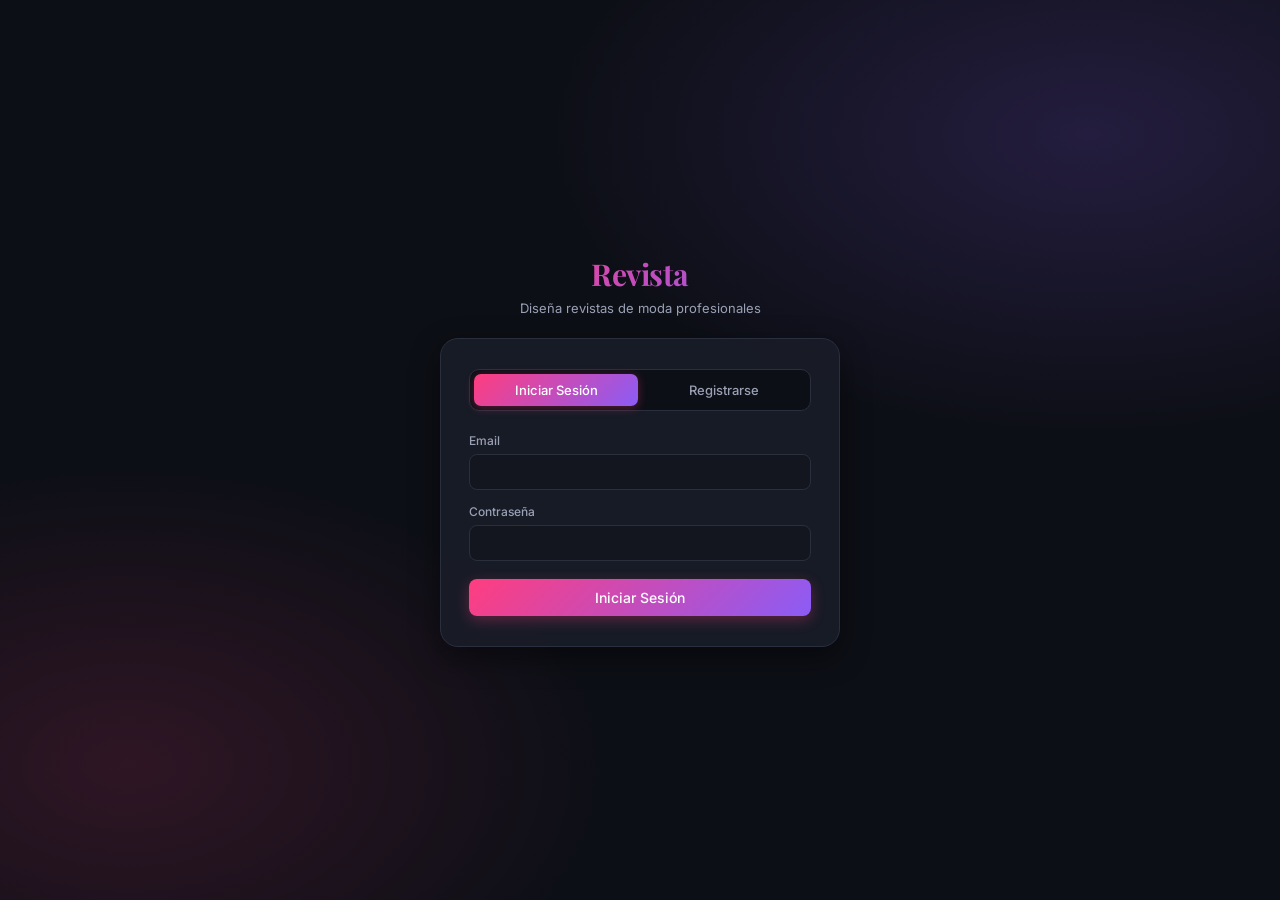
<file: frontend/index.html>
<!DOCTYPE html>
<html lang="es">
<head>
    <meta charset="UTF-8">
    <meta name="viewport" content="width=device-width, initial-scale=1.0">
    <title>Revista Editor - Login</title>
    <link rel="preconnect" href="https://fonts.googleapis.com">
    <link rel="preconnect" href="https://fonts.gstatic.com" crossorigin>
    <link href="https://fonts.googleapis.com/css2?family=Inter:wght@400;500;600;700&family=Playfair+Display:wght@600;700&display=swap" rel="stylesheet">
    <link rel="stylesheet" href="css/main.css">
</head>
<body class="auth-page">
    <div class="auth-container">
        <div class="auth-brand">
            <div class="logo">Revista</div>
            <p>Diseña revistas de moda profesionales</p>
        </div>
        <div class="auth-card">

            <div class="auth-tabs">
                <button class="tab-btn active" data-tab="login">Iniciar Sesión</button>
                <button class="tab-btn" data-tab="register">Registrarse</button>
            </div>

            <form id="loginForm" class="auth-form">
                <div class="form-group">
                    <label for="loginEmail">Email</label>
                    <input type="email" id="loginEmail" required>
                </div>
                <div class="form-group">
                    <label for="loginPassword">Contraseña</label>
                    <input type="password" id="loginPassword" required>
                </div>
                <button type="submit" class="btn btn-primary">Iniciar Sesión</button>
            </form>

            <form id="registerForm" class="auth-form hidden">
                <div class="form-group">
                    <label for="registerName">Nombre</label>
                    <input type="text" id="registerName" required>
                </div>
                <div class="form-group">
                    <label for="registerEmail">Email</label>
                    <input type="email" id="registerEmail" required>
                </div>
                <div class="form-group">
                    <label for="registerPassword">Contraseña</label>
                    <input type="password" id="registerPassword" required minlength="6">
                </div>
                <button type="submit" class="btn btn-primary">Registrarse</button>
            </form>

            <div id="authError" class="error-message hidden"></div>
        </div>
    </div>
    <script src="js/api.js"></script>
    <script src="js/auth.js"></script>
</body>
</html>
</file>
<file: frontend/css/main.css>
:root {
    --primary: #ff3d7f;
    --primary-dark: #c2185b;
    --accent: #8b5cf6;
    --gradient: linear-gradient(135deg, #ff3d7f, #8b5cf6);
    --bg: #0d0f16;
    --bg-dark: #14161f;
    --bg-darker: #1b1e2a;
    --bg-hover: #232738;
    --card: #181b26;
    --text: #eef0f6;
    --text-muted: #9aa1b5;
    --border: #2a2f3d;
    --border-light: #353b4d;
    --success: #34d399;
    --danger: #f87171;
    --warning: #fbbf24;
    --radius: 12px;
    --radius-sm: 8px;
    --shadow: 0 10px 30px rgba(0,0,0,0.45);
    --shadow-sm: 0 4px 14px rgba(0,0,0,0.3);
    --font-ui: 'Inter', -apple-system, BlinkMacSystemFont, 'Segoe UI', Roboto, sans-serif;
    --font-heading: 'Playfair Display', Georgia, serif;
}

* {
    margin: 0;
    padding: 0;
    box-sizing: border-box;
}

html, body {
    height: 100%;
}

body {
    font-family: var(--font-ui);
    background: var(--bg);
    color: var(--text);
    -webkit-font-smoothing: antialiased;
    font-size: 14px;
}

::selection {
    background: rgba(255, 61, 127, 0.35);
}

/* Scrollbars */
::-webkit-scrollbar {
    width: 10px;
    height: 10px;
}

::-webkit-scrollbar-track {
    background: transparent;
}

::-webkit-scrollbar-thumb {
    background: #2e3444;
    border-radius: 8px;
    border: 2px solid transparent;
    background-clip: content-box;
}

::-webkit-scrollbar-thumb:hover {
    background: #3d4458;
    background-clip: content-box;
    border: 2px solid transparent;
}

.hidden {
    display: none !important;
}

/* Buttons */
.btn {
    display: inline-flex;
    align-items: center;
    justify-content: center;
    gap: 6px;
    padding: 8px 16px;
    border: 1px solid transparent;
    border-radius: var(--radius-sm);
    cursor: pointer;
    font-size: 13.5px;
    font-weight: 500;
    font-family: var(--font-ui);
    background: var(--bg-darker);
    color: var(--text);
    transition: all 0.15s ease;
    white-space: nowrap;
    user-select: none;
}

.btn:hover {
    background: var(--bg-hover);
    border-color: var(--border-light);
}

.btn:active {
    transform: translateY(1px);
}

.btn:focus-visible {
    outline: 2px solid var(--primary);
    outline-offset: 2px;
}

.btn-primary {
    background: var(--gradient);
    color: #fff;
    border: none;
    box-shadow: 0 4px 14px rgba(255, 61, 127, 0.3);
}

.btn-primary:hover {
    background: linear-gradient(135deg, #ff5c92, #9b6dff);
    border-color: transparent;
    box-shadow: 0 6px 20px rgba(255, 61, 127, 0.4);
    transform: translateY(-1px);
}

.btn-small {
    padding: 5px 12px;
    font-size: 12.5px;
    border-radius: 7px;
}

.btn-block {
    width: 100%;
}

.btn-ghost {
    background: transparent;
    border: 1px solid var(--border);
    color: var(--text-muted);
}

.btn-ghost:hover {
    color: var(--text);
    background: var(--bg-hover);
}

.btn-icon {
    background: transparent;
    color: var(--text-muted);
    font-size: 17px;
    padding: 6px 9px;
    border-radius: var(--radius-sm);
    border: 1px solid transparent;
}

.btn-icon:hover {
    background: var(--bg-hover);
    color: var(--text);
}

.btn-danger {
    background: rgba(248, 113, 113, 0.12);
    color: var(--danger);
    border-color: rgba(248, 113, 113, 0.25);
}

.btn-danger:hover {
    background: var(--danger);
    color: #fff;
}

/* Inputs & forms */
.form-group {
    display: flex;
    flex-direction: column;
    gap: 6px;
}

.form-group label {
    font-size: 12px;
    font-weight: 500;
    color: var(--text-muted);
}

input[type="text"],
input[type="email"],
input[type="password"],
input[type="number"],
input[type="file"],
select,
textarea {
    width: 100%;
    padding: 9px 12px;
    border: 1px solid var(--border);
    border-radius: var(--radius-sm);
    background: var(--bg-dark);
    color: var(--text);
    font-size: 13.5px;
    font-family: var(--font-ui);
    transition: border-color 0.15s, box-shadow 0.15s;
}

input:focus, select:focus, textarea:focus {
    outline: none;
    border-color: var(--primary);
    box-shadow: 0 0 0 3px rgba(255, 61, 127, 0.15);
}

select {
    cursor: pointer;
    appearance: none;
    background-image: url("data:image/svg+xml,%3Csvg xmlns='http://www.w3.org/2000/svg' width='10' height='6' viewBox='0 0 10 6'%3E%3Cpath d='M1 1l4 4 4-4' stroke='%239aa1b5' stroke-width='1.5' fill='none' stroke-linecap='round'/%3E%3C/svg%3E");
    background-repeat: no-repeat;
    background-position: right 10px center;
    padding-right: 28px;
}

input::placeholder, textarea::placeholder {
    color: #5a6072;
}

/* Error message */
.error-message {
    margin-top: 12px;
    padding: 10px 12px;
    background: rgba(248, 113, 113, 0.1);
    border: 1px solid rgba(248, 113, 113, 0.35);
    border-radius: var(--radius-sm);
    color: var(--danger);
    font-size: 13px;
    text-align: center;
}

/* Auth page */
.auth-page {
    display: flex;
    align-items: center;
    justify-content: center;
    min-height: 100vh;
    background:
        radial-gradient(900px 500px at 85% 15%, rgba(139, 92, 246, 0.18), transparent 60%),
        radial-gradient(800px 500px at 10% 85%, rgba(255, 61, 127, 0.14), transparent 60%),
        var(--bg);
    padding: 20px;
}

.auth-container {
    width: 100%;
    max-width: 400px;
}

.auth-brand {
    text-align: center;
    margin-bottom: 22px;
}

.auth-brand .logo {
    font-family: var(--font-heading);
    font-size: 30px;
    font-weight: 700;
    background: var(--gradient);
    -webkit-background-clip: text;
    background-clip: text;
    -webkit-text-fill-color: transparent;
    letter-spacing: -0.5px;
}

.auth-brand p {
    color: var(--text-muted);
    font-size: 13px;
    margin-top: 6px;
}

.auth-card {
    background: rgba(27, 30, 42, 0.85);
    backdrop-filter: blur(12px);
    border: 1px solid var(--border);
    border-radius: 18px;
    padding: 30px 28px;
    box-shadow: var(--shadow);
}

.auth-tabs {
    display: flex;
    gap: 4px;
    margin-bottom: 22px;
    background: var(--bg);
    border: 1px solid var(--border);
    border-radius: 10px;
    padding: 4px;
}

.tab-btn {
    flex: 1;
    padding: 8px;
    border: none;
    background: transparent;
    color: var(--text-muted);
    cursor: pointer;
    border-radius: 7px;
    font-size: 13px;
    font-weight: 500;
    font-family: var(--font-ui);
    transition: all 0.15s;
}

.tab-btn:hover {
    color: var(--text);
}

.tab-btn.active {
    background: var(--gradient);
    color: #fff;
    box-shadow: 0 2px 10px rgba(255, 61, 127, 0.3);
}

.auth-form {
    display: flex;
    flex-direction: column;
    gap: 14px;
}

.auth-form .btn {
    margin-top: 4px;
    padding: 10px;
    font-size: 14px;
}

.auth-card h1 {
    text-align: center;
    font-size: 24px;
    margin-bottom: 4px;
    color: var(--primary);
}

.subtitle {
    text-align: center;
    color: var(--text-muted);
    margin-bottom: 24px;
    font-size: 13px;
}
</file>
<file: frontend/css/home.css>
/* Home / Projects page */
.home-page {
    min-height: 100vh;
    background:
        radial-gradient(1000px 400px at 80% -10%, rgba(139, 92, 246, 0.12), transparent 60%),
        radial-gradient(800px 400px at 0% 10%, rgba(255, 61, 127, 0.08), transparent 60%),
        var(--bg);
    display: flex;
    flex-direction: column;
}

/* Top bar */
.home-topbar {
    display: flex;
    align-items: center;
    justify-content: space-between;
    padding: 12px 28px;
    background: rgba(13, 15, 22, 0.65);
    backdrop-filter: blur(12px);
    border-bottom: 1px solid var(--border);
    position: sticky;
    top: 0;
    z-index: 50;
}

.home-brand {
    display: flex;
    align-items: center;
    gap: 10px;
    font-family: var(--font-heading);
    font-size: 18px;
    font-weight: 700;
    letter-spacing: 0.2px;
}

.home-brand .logo-mark {
    width: 30px;
    height: 30px;
    border-radius: 9px;
    background: var(--gradient);
    display: flex;
    align-items: center;
    justify-content: center;
    font-size: 15px;
    color: #fff;
    box-shadow: 0 4px 12px rgba(255, 61, 127, 0.35);
}

.home-user-box {
    display: flex;
    align-items: center;
    gap: 12px;
}

.home-user {
    color: var(--text-muted);
    font-size: 13px;
}

.home-avatar {
    width: 32px;
    height: 32px;
    border-radius: 50%;
    background: var(--gradient);
    color: #fff;
    font-size: 13px;
    font-weight: 600;
    display: flex;
    align-items: center;
    justify-content: center;
    letter-spacing: 0.5px;
}

/* Welcome hero */
.home-welcome {
    padding: 40px 40px 8px;
    max-width: 1280px;
    margin: 0 auto;
    width: 100%;
}

.home-welcome h1 {
    font-family: var(--font-heading);
    font-size: 34px;
    margin: 0 0 6px;
    letter-spacing: -0.5px;
}

.home-welcome .home-subtitle {
    color: var(--text-muted);
    margin: 0 0 22px;
    font-size: 14px;
}

#newProjectBtn {
    padding: 10px 22px;
    font-size: 14px;
}

/* Grid */
.projects-grid {
    display: grid;
    grid-template-columns: repeat(auto-fill, minmax(230px, 1fr));
    gap: 20px;
    padding: 24px 40px 56px;
    max-width: 1280px;
    margin: 0 auto;
    width: 100%;
    flex: 1;
}

/* New project tile */
.new-project-tile {
    border: 2px dashed var(--border-light);
    border-radius: 14px;
    background: rgba(255, 61, 127, 0.03);
    display: flex;
    flex-direction: column;
    align-items: center;
    justify-content: center;
    gap: 12px;
    cursor: pointer;
    aspect-ratio: 800 / 1100;
    transition: all 0.2s ease;
    color: var(--text-muted);
}

.new-project-tile:hover {
    border-color: var(--primary);
    background: rgba(255, 61, 127, 0.07);
    transform: translateY(-3px);
    box-shadow: var(--shadow-sm);
}

.new-project-tile .plus {
    width: 54px;
    height: 54px;
    border-radius: 50%;
    background: var(--gradient);
    color: #fff;
    font-size: 28px;
    font-weight: 300;
    display: flex;
    align-items: center;
    justify-content: center;
    box-shadow: 0 6px 18px rgba(255, 61, 127, 0.35);
    line-height: 1;
}

.new-project-tile span {
    font-size: 13.5px;
    font-weight: 500;
}

/* Project card */
.project-card {
    background: var(--card);
    border: 1px solid var(--border);
    border-radius: 14px;
    overflow: hidden;
    cursor: pointer;
    transition: transform 0.18s ease, border-color 0.18s ease, box-shadow 0.18s ease;
    position: relative;
    display: flex;
    flex-direction: column;
}

.project-card:hover {
    border-color: rgba(255, 61, 127, 0.5);
    transform: translateY(-3px);
    box-shadow: 0 12px 32px rgba(0, 0, 0, 0.5);
}

.project-cover {
    width: 100%;
    aspect-ratio: 800 / 1100;
    background: linear-gradient(135deg, #20242f, #14161f);
    display: flex;
    align-items: center;
    justify-content: center;
    overflow: hidden;
}

.project-cover img {
    width: 100%;
    height: 100%;
    object-fit: cover;
    transition: transform 0.3s ease;
}

.project-card:hover .project-cover img {
    transform: scale(1.03);
}

.project-cover .placeholder {
    font-size: 44px;
    opacity: 0.35;
}

.project-info {
    padding: 13px 15px;
    border-top: 1px solid var(--border);
    background: var(--bg-darker);
}

.project-title {
    font-weight: 600;
    font-size: 14px;
    white-space: nowrap;
    overflow: hidden;
    text-overflow: ellipsis;
}

.project-meta {
    font-size: 12px;
    color: var(--text-muted);
    margin-top: 5px;
    display: flex;
    align-items: center;
    gap: 6px;
}

.project-meta .dot {
    width: 5px;
    height: 5px;
    border-radius: 50%;
    background: var(--success);
    display: inline-block;
}

.project-actions {
    position: absolute;
    top: 10px;
    right: 10px;
    display: flex;
    gap: 6px;
    opacity: 0;
    transform: translateY(-4px);
    transition: all 0.18s ease;
}

.project-card:hover .project-actions {
    opacity: 1;
    transform: translateY(0);
}

.project-actions button {
    width: 30px;
    height: 30px;
    border: none;
    border-radius: 8px;
    background: rgba(10, 11, 16, 0.8);
    backdrop-filter: blur(4px);
    color: #fff;
    font-size: 14px;
    cursor: pointer;
    display: flex;
    align-items: center;
    justify-content: center;
    border: 1px solid rgba(255, 255, 255, 0.08);
    transition: all 0.15s;
}

.project-actions button:hover {
    background: var(--bg-hover);
}

.project-actions button.rename:hover {
    background: var(--accent);
    border-color: var(--accent);
}

.project-actions button.delete:hover {
    background: var(--danger);
    border-color: var(--danger);
}

.project-actions button .icon {
    font-size: 15px;
}

/* Empty state */
.home-empty {
    text-align: center;
    padding: 60px 40px;
    color: var(--text-muted);
    max-width: 640px;
    margin: 0 auto;
}

.home-empty .empty-icon {
    font-size: 54px;
    margin-bottom: 14px;
    opacity: 0.5;
}

.home-empty p {
    margin-bottom: 20px;
    font-size: 15px;
}
</file>
